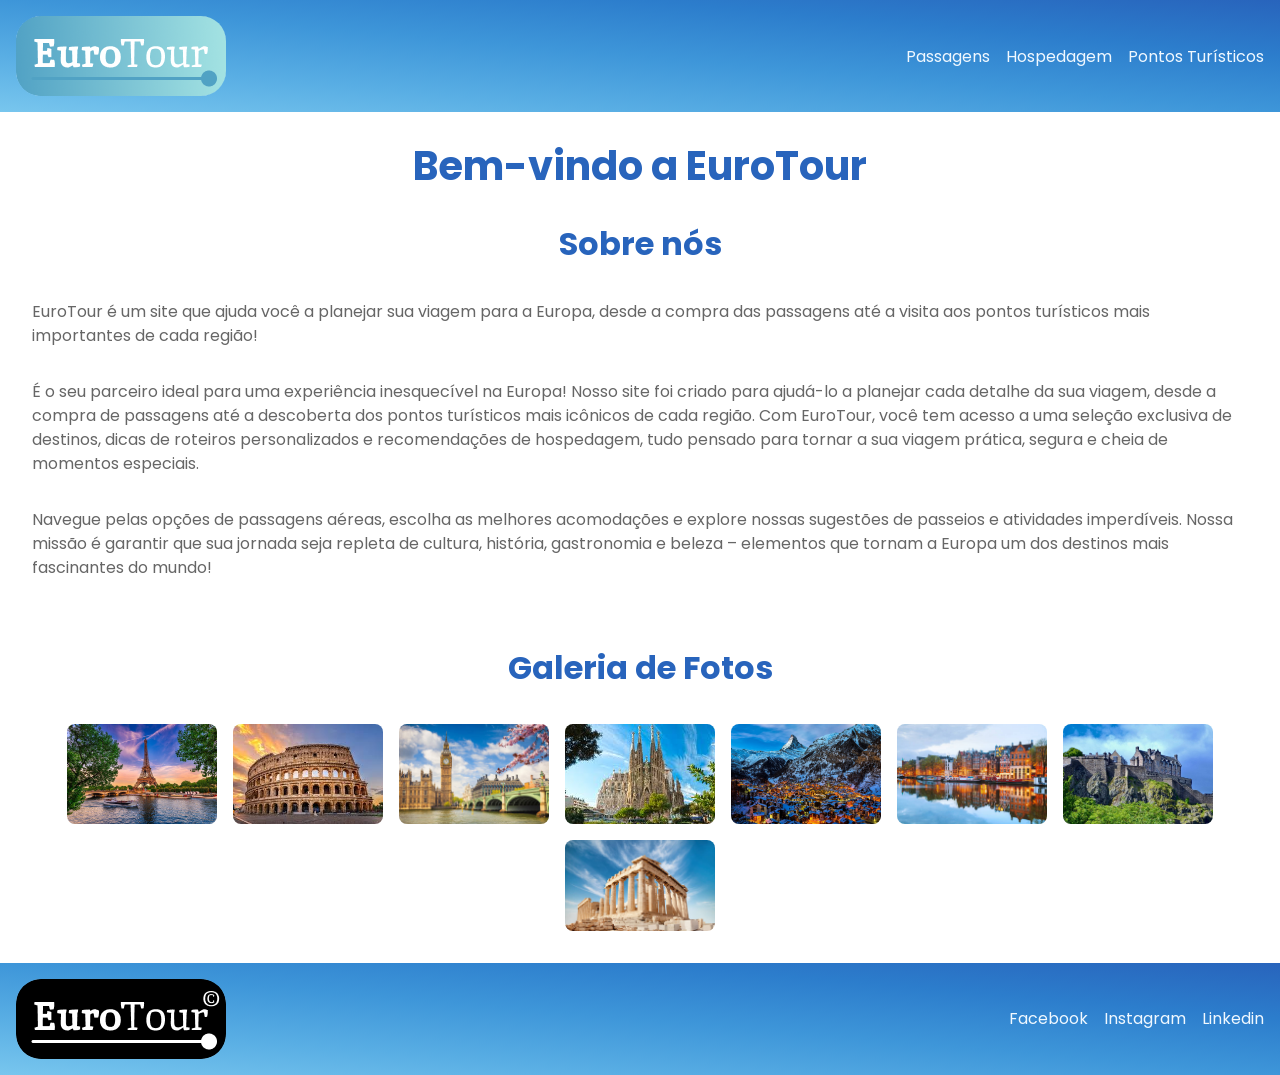
<file: euro-tour/index.html>
<!DOCTYPE html>
<html lang="pt-BR">

<head>
  <meta charset="UTF-8">
  <meta http-equiv="X-UA-Compatible" content="IE=edge">
  <meta name="viewport" content="width=device-width, initial-scale=1.0">
  <link rel="stylesheet" href="style.css">
  <title>EuroTour</title>
</head>

<body>
  <header>
    <img src="./img/eurotour-logo-cor.png"  alt="logo-colorida">
    <nav>
      <ul>
        <li> <a href="passagem.html">Passagens</li></a>
        <li> <a href="hospedagem.html">Hospedagem</li></a>
        <li> <a href="pontosTuristicos.html">Pontos Turísticos</li></a>
      </ul>
    </nav>
  </header>

  <main>
    <h1>Bem-vindo a EuroTour</h1>
    <section class="sobre">
      <h2>Sobre nós</h2>
      <p>EuroTour é um site que ajuda você a planejar sua viagem para a Europa, desde a compra das passagens até a
        visita aos pontos turísticos mais importantes de cada região!</p>
      <p>É o seu parceiro ideal para uma experiência inesquecível na Europa! Nosso site foi criado para
        ajudá-lo a planejar cada detalhe da sua viagem, desde a compra de passagens até a descoberta dos pontos
        turísticos mais icônicos de cada região. Com EuroTour, você tem acesso a uma seleção exclusiva de destinos,
        dicas de roteiros personalizados e recomendações de hospedagem, tudo pensado para tornar a sua viagem prática,
        segura e cheia de momentos especiais. </p>
      <p> Navegue pelas opções de passagens aéreas, escolha as melhores acomodações e explore nossas sugestões de
        passeios e atividades imperdíveis. Nossa missão é garantir que sua jornada seja repleta de cultura, história,
        gastronomia e beleza – elementos que tornam a Europa um dos destinos mais fascinantes do mundo!</p>
    </section>

    <section id="galeria">
      <h2>Galeria de Fotos</h2>
      <div class="galeria-imagens">
        <img src="./img/paris.jpg" alt="Imagem de Paris">
        <img src="./img/roma.jpg" alt="Imagem de Roma">
        <img src="./img/londres.jpg" alt="Imagem de Londres">
        <img src="./img/barcelona.jpg" alt="Imagem de Barcelona">
        <img src="./img/suica.jpg" alt="Imagem de Suiça">
        <img src="./img/amsterdam.jpg" alt="Imagem de Amsterdã">
        <img src="./img/escocia.jpg" alt="Imagem de Escócia">
        <img src="./img/grecia.jpg" alt="Imagem de Grecia">
      </div>
    </section>


  </main>


  <footer>
    <img src="img/eurotour-logo-pb.png" alt="logo-pb">
    <ul>
      <li>Facebook</li>
      <li>Instagram</li>
      <li>Linkedin</li>
    </ul>
  </footer>
</body>

</html>
</file>
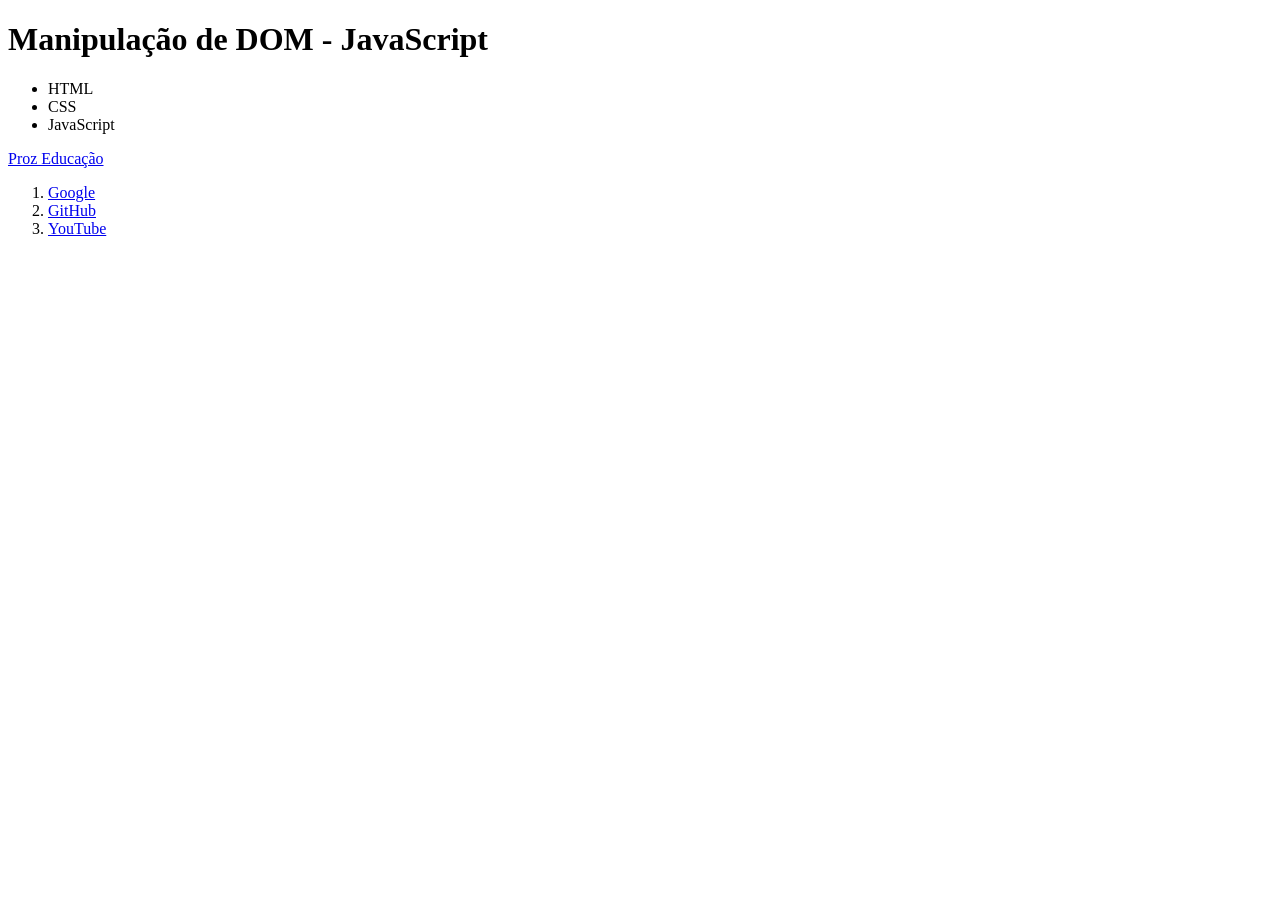
<file: manipulando-dom/index.html>
<!DOCTYPE html>
<html lang="pt-br">
<head>
    <meta charset="UTF-8">
    <meta name="viewport" content="width=device-width, initial-scale=1.0">
    <script src="./script.js" defer></script>
    <title>JavaScript I</title>
</head>
<body>
    <h1 id="titulo"></h1>
    <ul></ul>
    <a href="https://prozeducacao.com.br"></a>
    <ol id="lista-ordenada"></ol>
</body>
</html>
</file>
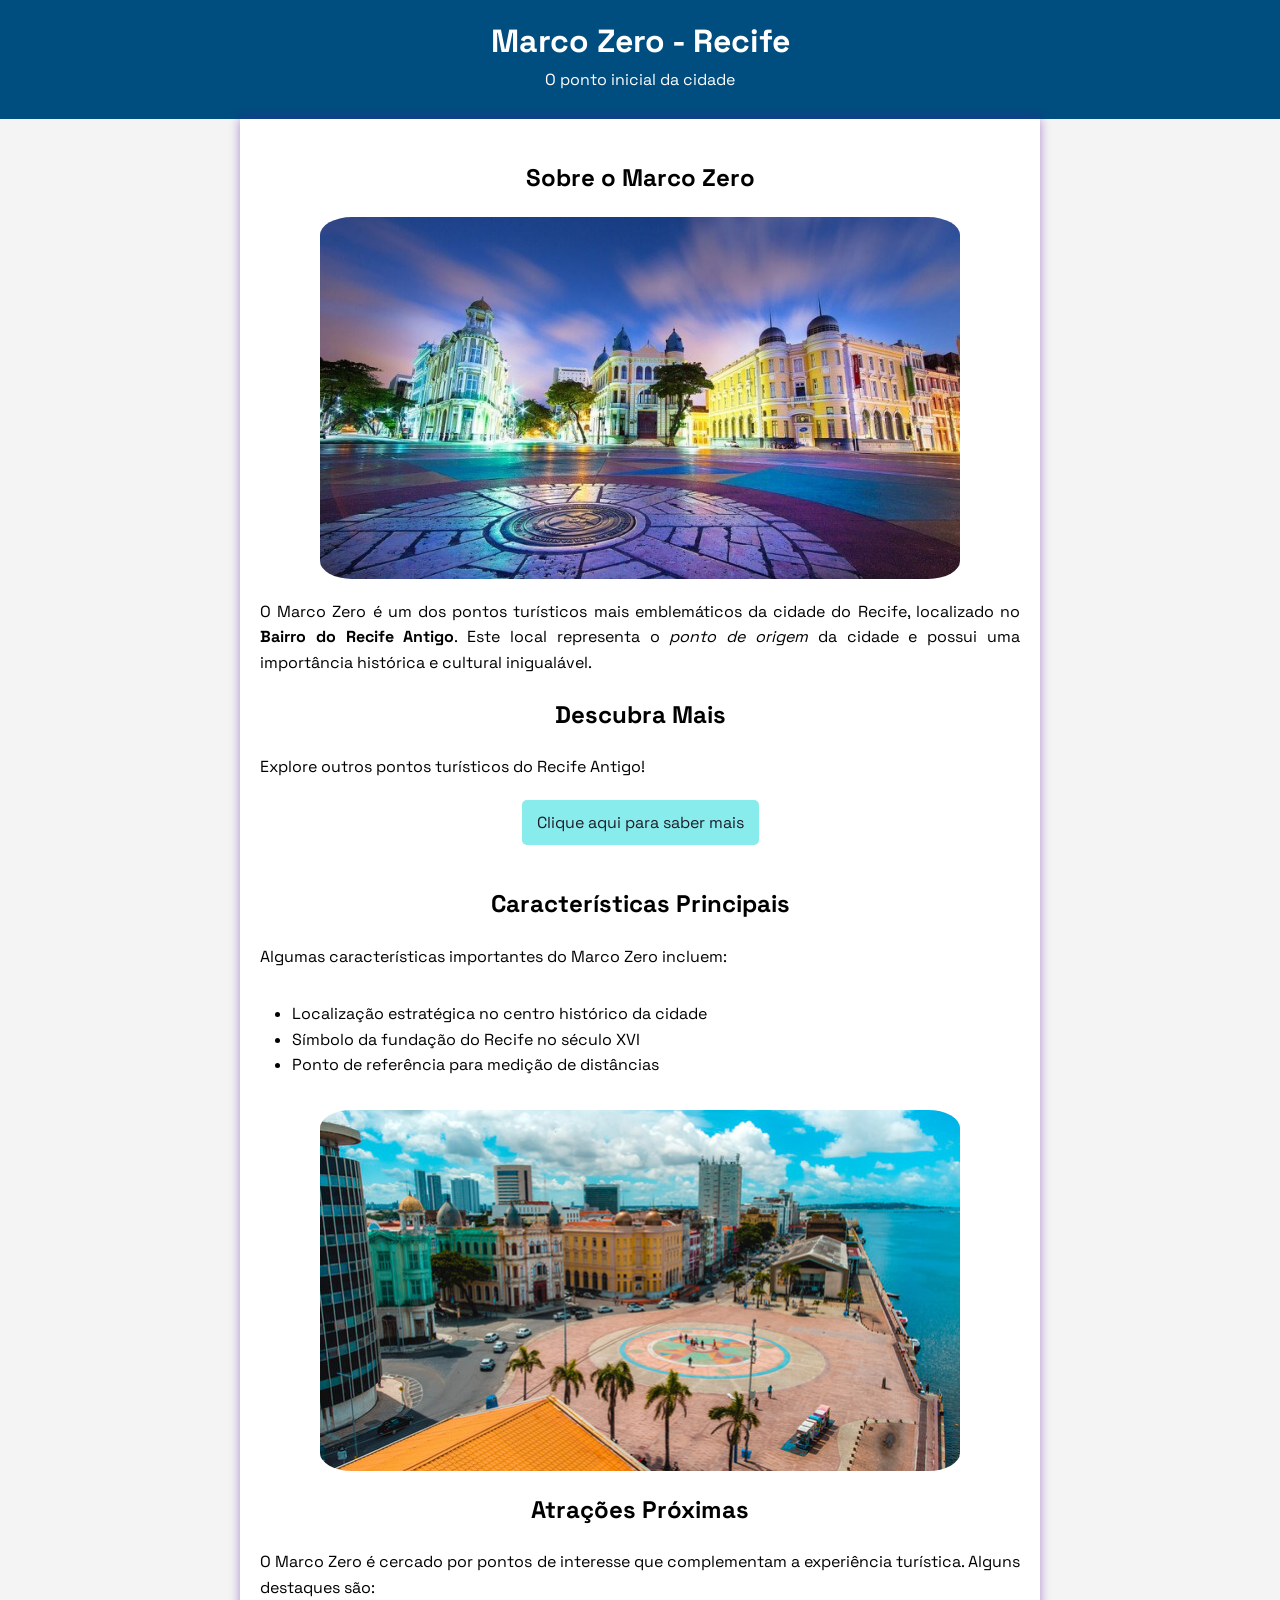
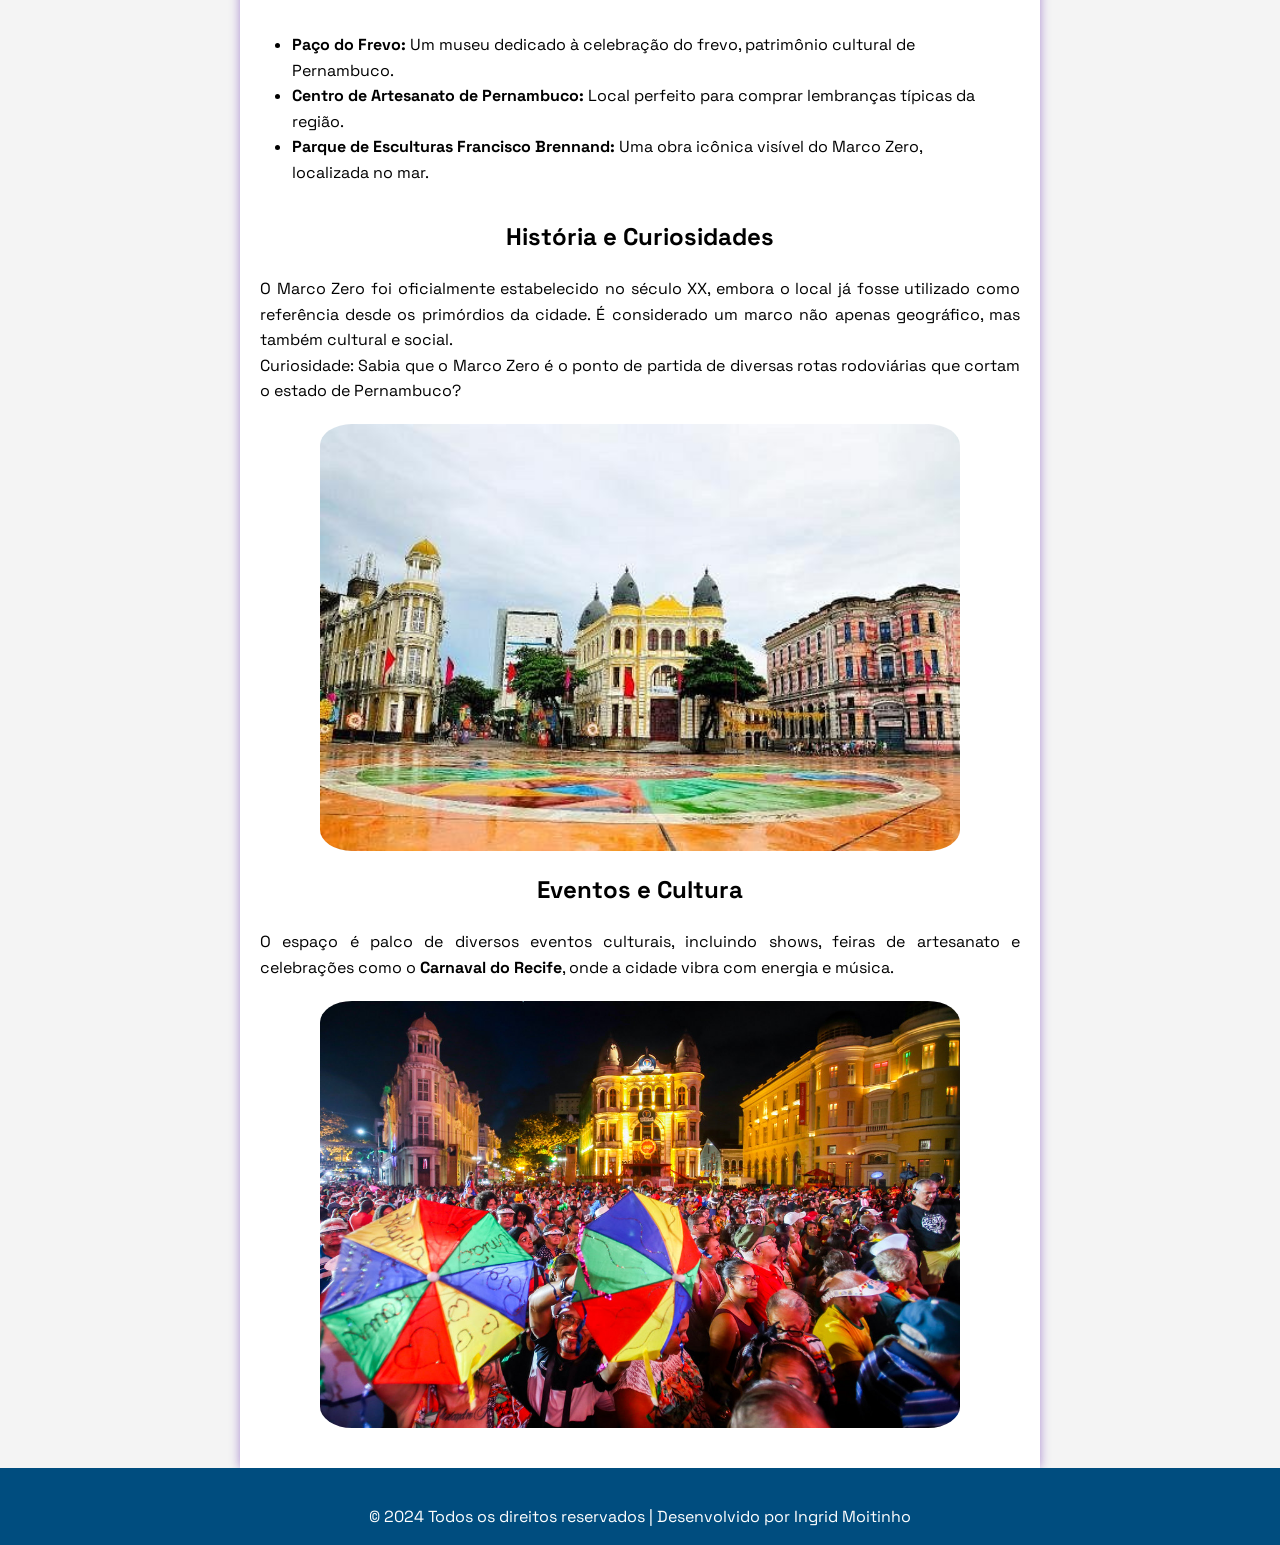
<file: marco-zero-recife/index.html>
<!DOCTYPE html>
<html lang="pt-BR">

<head>
    <meta charset="UTF-8">
    <meta name="viewport" content="width=device-width, initial-scale=1.0">
    <link rel="preconnect" href="https://fonts.googleapis.com">
    <link rel="preconnect" href="https://fonts.gstatic.com" crossorigin>
    <link href="https://fonts.googleapis.com/css2?family=Space+Grotesk:wght@300..700&display=swap" rel="stylesheet">
    <link rel="stylesheet" href="style.css">
    <title>Marco Zero - O Coração do Recife</title>
</head>

<body>
    <header>
        <h1>Marco Zero - Recife</h1>
        <p class="subtitle">O ponto inicial da cidade</p>
    </header>

    <main>
        <article>
            <h2>Sobre o Marco Zero</h2>
            <img src="./assets/marcozero.jpeg" alt="Marco Zero de Recife" />
            <p>O Marco Zero é um dos pontos turísticos mais emblemáticos da cidade do Recife, localizado no
                <strong>Bairro do Recife Antigo</strong>. Este local representa o <em>ponto de origem</em> da cidade e
                possui uma importância histórica e cultural inigualável.
            </p>

            <h3>Descubra Mais</h3>
            <p>Explore outros pontos turísticos do Recife Antigo!</p>
            <div><a href="pontos-turisticos.html" class="link">Clique aqui para saber mais</a></div>

            <h3>Características Principais</h3>
            <p>Algumas características importantes do Marco Zero incluem:</p>
            <ul>
                <li>Localização estratégica no centro histórico da cidade</li>
                <li>Símbolo da fundação do Recife no século XVI</li>
                <li>Ponto de referência para medição de distâncias</li>
            </ul>

            <img src="./assets/marcozero2.jpg" alt="Vista do Marco Zero" />

            <h3>Atrações Próximas</h3>
            <p>O Marco Zero é cercado por pontos de interesse que complementam a experiência turística. Alguns destaques
                são:</p>
            <ul>
                <li><strong>Paço do Frevo:</strong> Um museu dedicado à celebração do frevo, patrimônio cultural de
                    Pernambuco.</li>
                <li><strong>Centro de Artesanato de Pernambuco:</strong> Local perfeito para comprar lembranças típicas
                    da região.</li>
                <li><strong>Parque de Esculturas Francisco Brennand:</strong> Uma obra icônica visível do Marco Zero,
                    localizada no mar.</li>
            </ul>

            <h3>História e Curiosidades</h3>
            <p>O Marco Zero foi oficialmente estabelecido no século XX, embora o local já fosse utilizado como
                referência desde os primórdios da cidade. É considerado um marco não apenas geográfico, mas também
                cultural e social.</p>
            <p>Curiosidade: Sabia que o Marco Zero é o ponto de partida de diversas rotas rodoviárias que cortam o
                estado de Pernambuco?</p>

            <img src="./assets/marcozero3.jpg" alt="Arredores do Marco Zero" />

            <h3>Eventos e Cultura</h3>
            <p>O espaço é palco de diversos eventos culturais, incluindo shows, feiras de artesanato e celebrações como
                o <strong>Carnaval do Recife</strong>, onde a cidade vibra com energia e música.</p>
            <img src="./assets/carnaval.jpg" alt="Carnaval de Recife" />

        </article>
    </main>

    <footer>
        <p>© 2024 Todos os direitos reservados | Desenvolvido por Ingrid Moitinho</p>
    </footer>
</body>

</html>
</file>
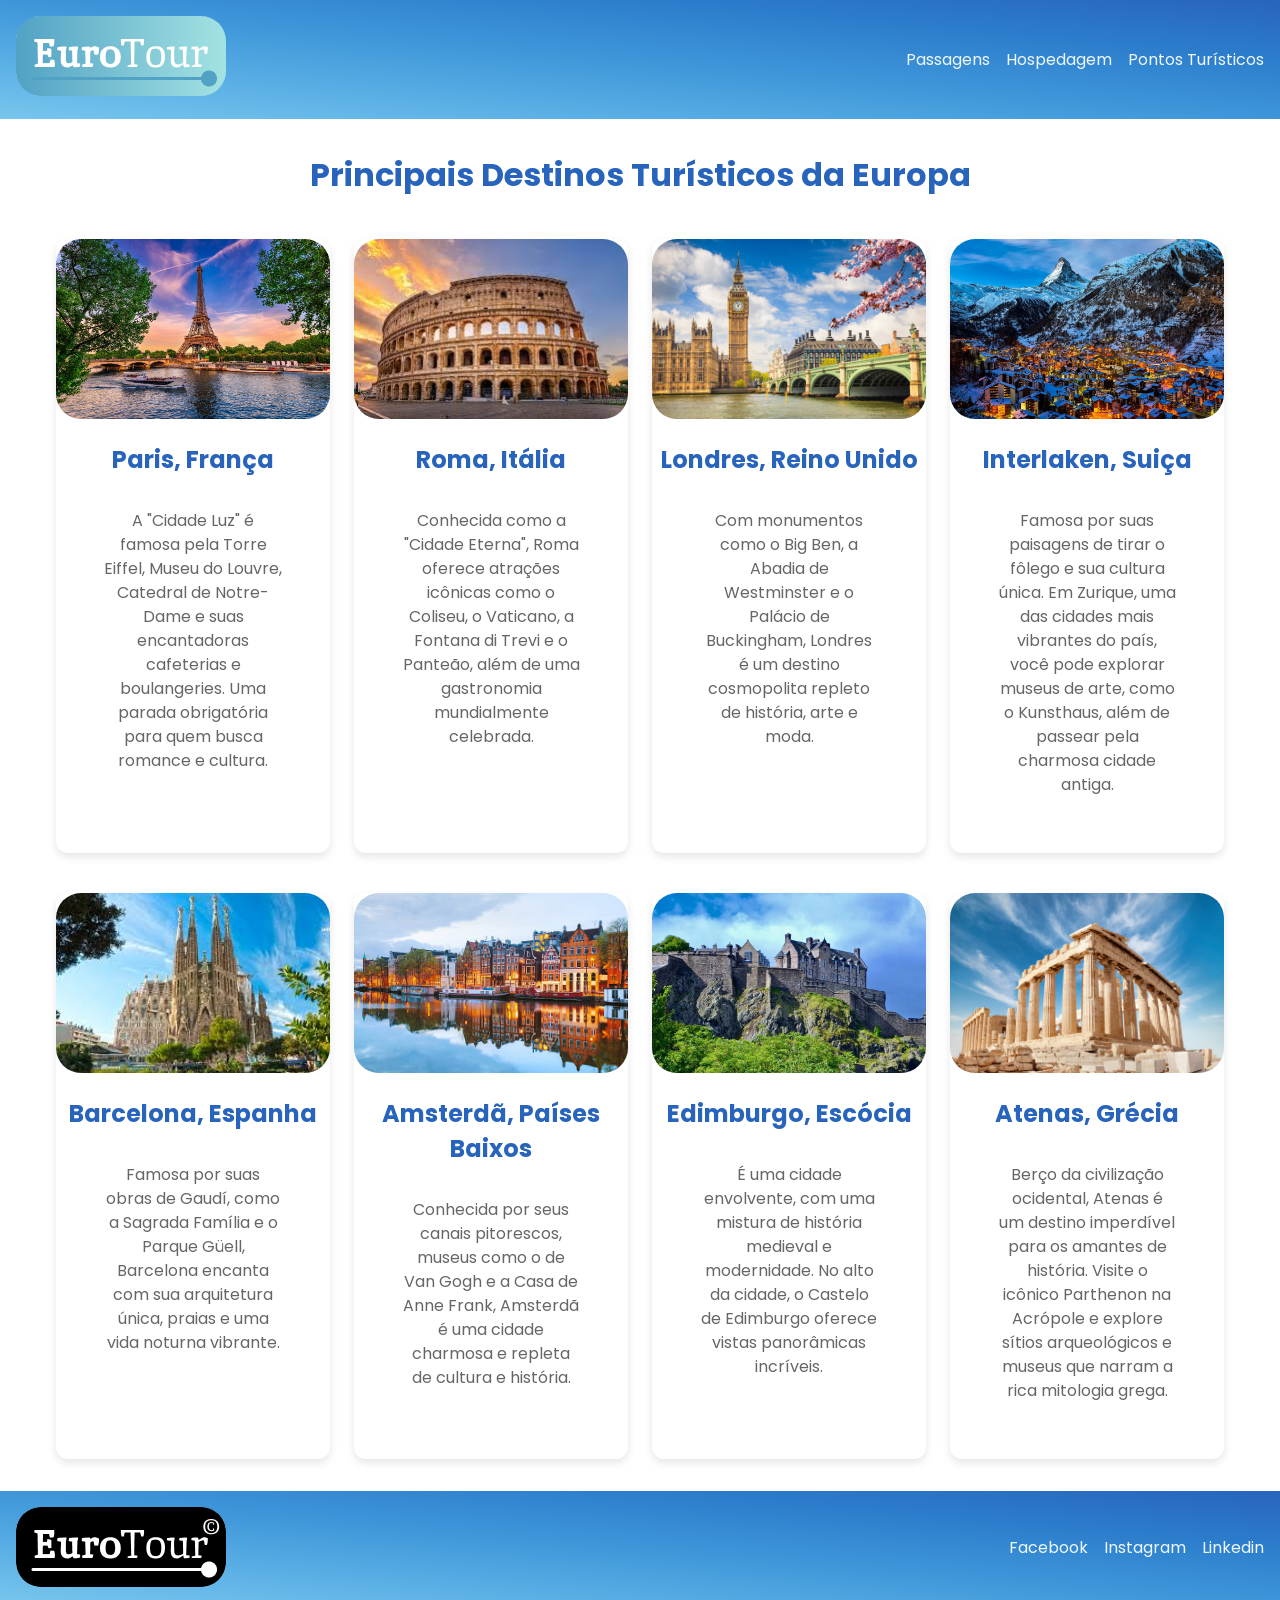
<file: euro-tour/pontosTuristicos.html>
<!DOCTYPE html>
<html lang="pt-br">
<head>
    <meta charset="UTF-8">
    <meta name="viewport" content="width=device-width, initial-scale=1.0">
    <link rel="stylesheet" href="style.css">
    <title>Document</title>
</head>
<body>
    <header>
        <a href="index.html">  <img src="./img/eurotour-logo-cor.png" alt="logo-colorida">
        <nav>
          <ul>
            <li> <a href="passagem.html">Passagens</li></a>
            <li> <a href="hospedagem.html">Hospedagem</li></a>
            <li> <a href="pontosTuristicos.html">Pontos Turísticos</li></a>
          </ul>
        </nav>
      </header>
    
    <main>
    <section id="destinos">
        <h2>Principais Destinos Turísticos da Europa</h2>
        <div class="destinos-grid">
          <div class="destino-card">
            <img src="./img/paris.jpg" alt="Imagem da Torre Eiffel em Paris">
            <h3>Paris, França</h3>
            <p>A "Cidade Luz" é famosa pela Torre Eiffel, Museu do Louvre, Catedral de Notre-Dame e suas encantadoras
              cafeterias e boulangeries. Uma parada obrigatória para quem busca romance e cultura.</p>
          </div>
  
          <div class="destino-card">
            <img src="./img/roma.jpg" alt="Imagem do Coliseu em Roma">
            <h3>Roma, Itália</h3>
            <p>Conhecida como a "Cidade Eterna", Roma oferece atrações icônicas como o Coliseu, o Vaticano, a Fontana di
              Trevi e o Panteão, além de uma gastronomia mundialmente celebrada.</p>
          </div>
  
          <div class="destino-card">
            <img src="./img/londres.jpg" alt="Imagem do Big Ben em Londres">
            <h3>Londres, Reino Unido</h3>
            <p>Com monumentos como o Big Ben, a Abadia de Westminster e o Palácio de Buckingham, Londres é um destino
              cosmopolita repleto de história, arte e moda.</p>
          </div>
  
          <div class="destino-card">
            <img src="./img/suica.jpg" alt="Imagem dos Alpes Suíços">
            <h3>Interlaken, Suiça</h3>
            <p>Famosa por suas paisagens de tirar o fôlego e sua cultura única. Em Zurique, uma das cidades mais vibrantes
              do país,
              você pode explorar museus de arte, como o Kunsthaus, além de passear pela charmosa cidade antiga.</p>
          </div>
  
          <div class="destino-card">
            <img src="./img/barcelona.jpg" alt="Imagem da Sagrada Família em Barcelona">
            <h3>Barcelona, Espanha</h3>
            <p>Famosa por suas obras de Gaudí, como a Sagrada Família e o Parque Güell, Barcelona encanta com sua
              arquitetura única, praias e uma vida noturna vibrante.</p>
          </div>
  
          <div class="destino-card">
            <img src="./img/amsterdam.jpg" alt="Imagem de Amsterdã">
            <h3>Amsterdã, Países Baixos</h3>
            <p>Conhecida por seus canais pitorescos, museus como o de Van Gogh e a Casa de Anne Frank, Amsterdã é uma
              cidade charmosa e repleta de cultura e história.</p>
          </div>
  
          <div class="destino-card">
            <img src="./img/escocia.jpg" alt="Imagem do Castelo de Edimburgo">
            <h3>Edimburgo, Escócia</h3>
            <p>É uma cidade envolvente, com uma mistura de história medieval e modernidade. No alto da cidade,
              o Castelo de Edimburgo oferece vistas panorâmicas incríveis.</p>
          </div>
  
          <div class="destino-card">
            <img src="./img/grecia.jpg" alt="Imagem do Acrópole de Atenas">
            <h3>Atenas, Grécia</h3>
            <p>Berço da civilização ocidental, Atenas é um destino imperdível para os amantes de história.
              Visite o icônico Parthenon na Acrópole e explore sítios arqueológicos e museus que narram a rica mitologia
              grega.</p>
          </div>
        </div>
      </section>

   
    </main>
    <footer>
        <img src="img/eurotour-logo-pb.png" alt="logo-pb">
        <ul>
          <li>Facebook</li>
          <li>Instagram</li>
          <li>Linkedin</li>
        </ul>
      </footer>
</body>
</html>
</file>
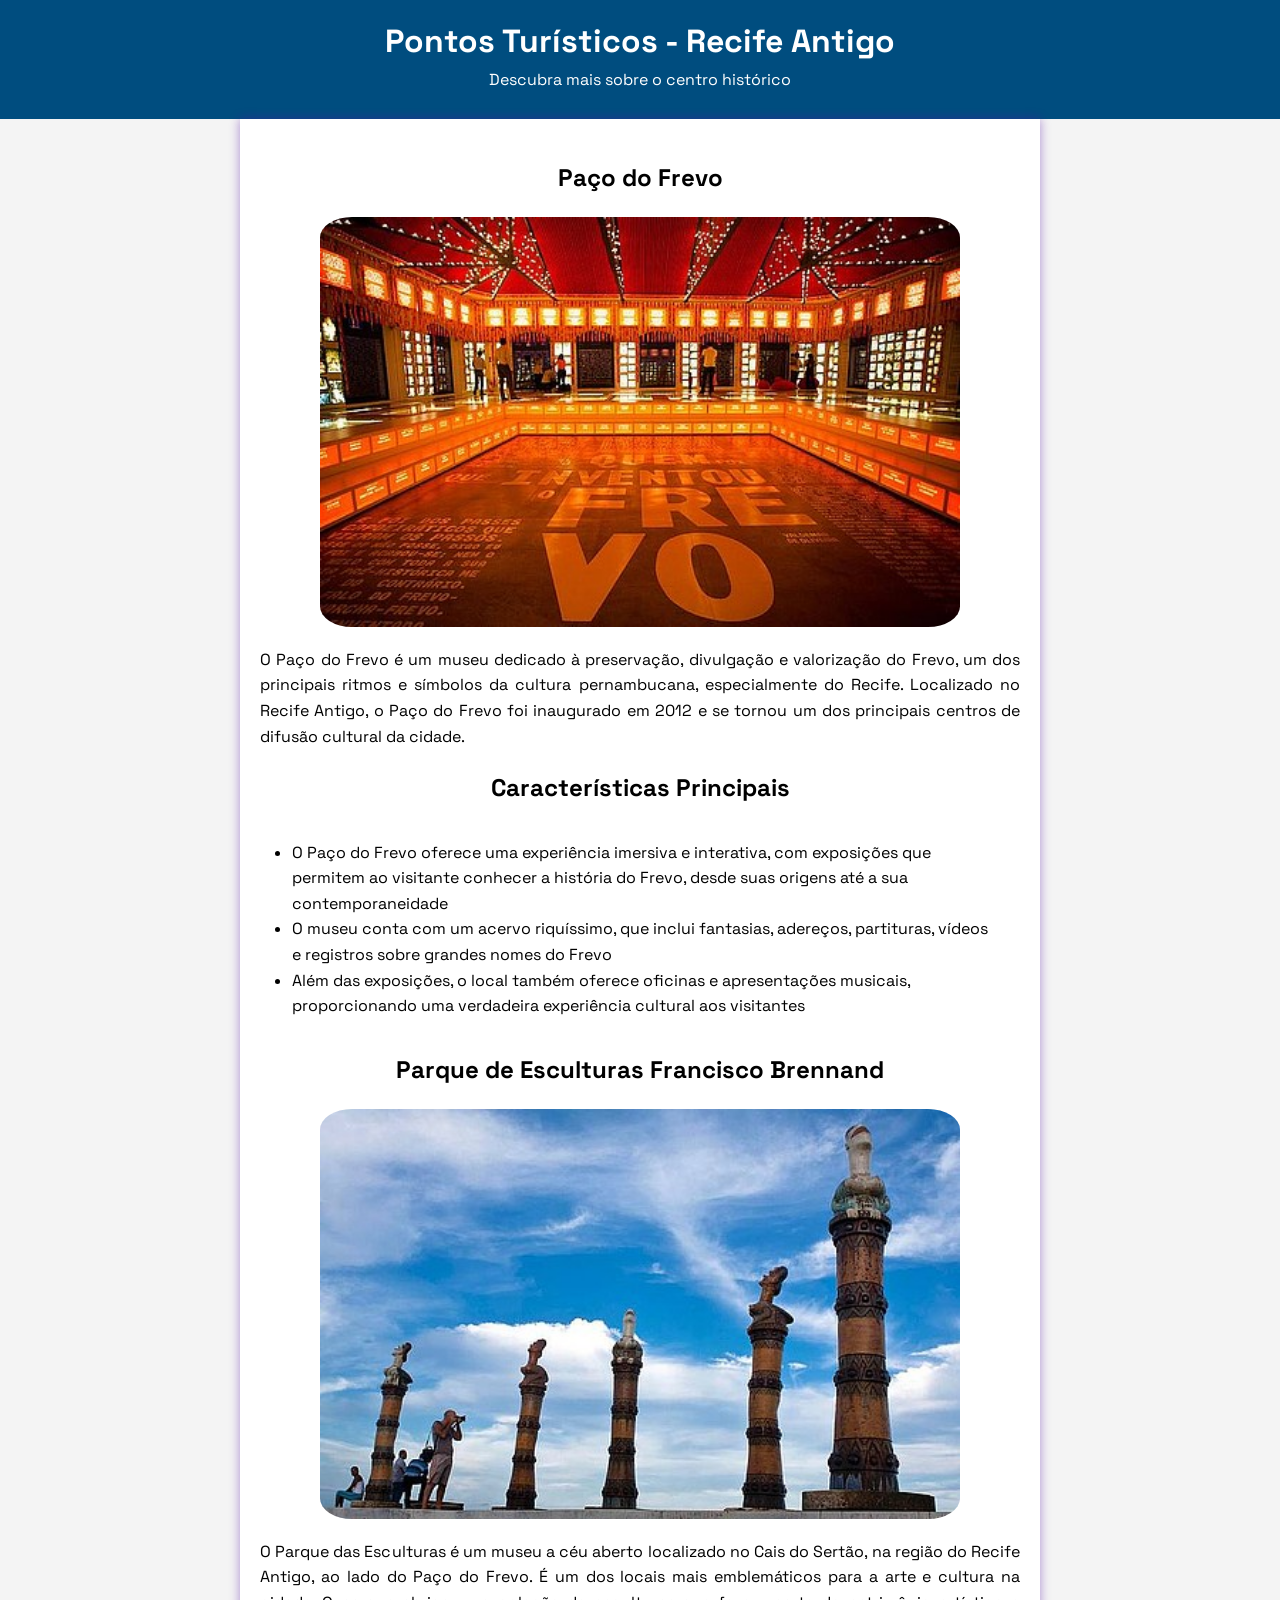
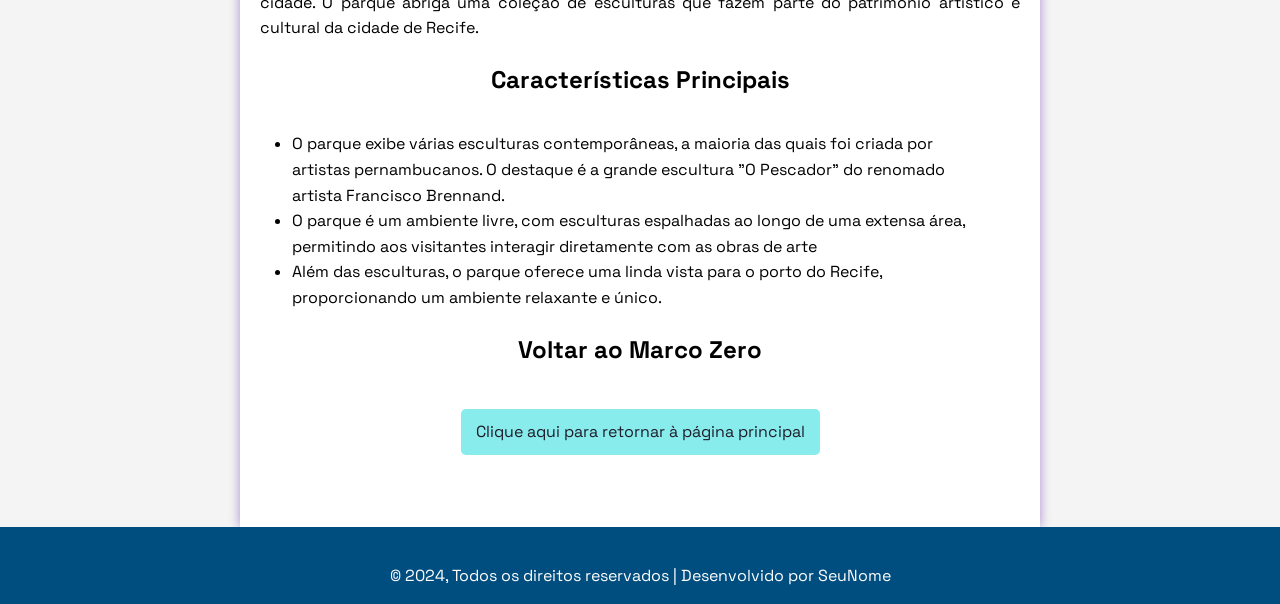
<file: marco-zero-recife/pontos-turisticos.html>
<!DOCTYPE html>
<html lang="pt-br">

<head>
    <meta charset="UTF-8">
    <meta name="viewport" content="width=device-width, initial-scale=1.0">
    <link rel="preconnect" href="https://fonts.googleapis.com">
    <link rel="preconnect" href="https://fonts.gstatic.com" crossorigin>
    <link href="https://fonts.googleapis.com/css2?family=Space+Grotesk:wght@300..700&display=swap" rel="stylesheet">
    <link rel="stylesheet" href="style.css">
    <title>Pontos Turísticos - Recife Antigo</title>
</head>

<body>
    <header>
        <h1>Pontos Turísticos - Recife Antigo</h1>
        <p class="subtitle">Descubra mais sobre o centro histórico</p>
    </header>

    <main>
        <article>
            <h2>Paço do Frevo</h2>
            <img src="./assets/frevo.jpg" alt="Paço do Frevo">
            <p>O Paço do Frevo é um museu dedicado à preservação, divulgação e valorização do Frevo, um dos principais
                ritmos e símbolos da cultura pernambucana, especialmente do Recife. Localizado no Recife Antigo, o Paço
                do Frevo foi inaugurado em 2012 e se tornou um dos principais centros de difusão cultural da cidade.</p>
            <h3>Características Principais</h3>

            <ul>
                <li>O Paço do Frevo oferece uma experiência imersiva e interativa, com exposições que
                    permitem ao visitante conhecer a história do Frevo, desde suas origens até a sua contemporaneidade
                </li>
                <li>O museu conta com um acervo riquíssimo, que inclui fantasias, adereços, partituras, vídeos e
                    registros sobre grandes nomes do Frevo</li>
                <li>Além das exposições, o local também oferece oficinas e apresentações musicais, proporcionando uma
                    verdadeira experiência cultural aos visitantes</li>
            </ul>


            <h2>Parque de Esculturas Francisco Brennand</h2>
            <img src="./assets/parque.jpg" alt="Parque de Esculturas Francisco Brennand">
            <p>O Parque das Esculturas é um museu a céu aberto localizado no Cais do Sertão, na região do Recife Antigo,
                ao lado do Paço do Frevo. É um dos locais mais emblemáticos para a arte e cultura na cidade. O parque
                abriga uma coleção de esculturas que fazem parte do patrimônio artístico e cultural da cidade de Recife.
            </p>
            <h3>Características Principais</h3>
            <ul>
                <li>O parque exibe várias esculturas contemporâneas, a maioria das quais foi criada por artistas
                    pernambucanos. O destaque é a grande escultura "O Pescador" do renomado artista Francisco Brennand.
                </li>
                <li>O parque é um ambiente livre, com esculturas espalhadas ao longo de uma extensa área, permitindo aos
                    visitantes interagir diretamente com as obras de arte</li>
                <li> Além das esculturas, o parque oferece uma linda vista para o porto do Recife, proporcionando um
                    ambiente relaxante e único.</li>
                    
                <h3>Voltar ao Marco Zero</h3>
                <div><a href="index.html" class="link">Clique aqui para retornar à página principal</a></div>
        </article>
    </main>

    <footer>
        <p>© 2024, Todos os direitos reservados | Desenvolvido por SeuNome</p>
    </footer>
</body>

</html>
</file>
<file: euro-tour/style.css>
@import url("https://fonts.googleapis.com/css2?family=Poppins:ital,wght@0,100;0,200;0,300;0,400;0,500;0,600;0,700;0,800;0,900;1,100;1,200;1,300;1,400;1,500;1,600;1,700;1,800;1,900&display=swap");

* {
    margin: 0;
    padding: 0;
    box-sizing: border-box;
}

body {
    font-family: "Poppins", sans-serif;
}

header,
footer {
    width: 100%;
    display: flex;
    justify-content: space-between;
    align-items: center;
    padding: 1rem;
    background-image: linear-gradient(to right top, #78c6ee, #59aee4, #3e96d9, #2c7dcc, #2864bc);
}

ul {
    display: flex;
    list-style: none;
    gap: 1rem;
}

a,
li {
    color: aliceblue;
    text-decoration: none;
}

img {
    border-radius: 25px;
}

main {
    display: flex;
    flex-direction: column;
    justify-content: center;
    align-items: center;
}

h1 {
    font-size: 2.5rem;
    color: #2864bc;
    margin: 1.5rem;
}

.sobre {
    margin-bottom: 2rem;
}

h2 {
    font-size: 2rem;
    color: #2864bc;
    margin-bottom: 1.5rem;
    text-align: center;
}

p {
    font-size: 1rem;
    color: #666;
    text-align: start;
    line-height: 1.5;
    margin-left: 2em;
    margin-right: 1em;
    margin: 2rem;
}

/* Estilo da Seção de Destinos */
#destinos {
    width: 100%;
    max-width: 1200px;
    text-align: center;
    margin-top: 2rem;
}

.destinos-grid {
    display: grid;
    grid-template-columns: repeat(auto-fit, minmax(250px, 1fr));
    gap: 1.5rem;
    width: 100%;
    padding: 1rem;
}

.destino-card {
    background-color: #ffffff;
    border-radius: 12px;
    box-shadow: 0 4px 8px rgba(0, 0, 0, 0.1);
    margin-bottom: 1rem;
    overflow: hidden;
    transition: transform 0.3s ease;
}

.destino-card:hover {
    transform: translateY(-5px);
}

.destino-card img {
    width: 100%;
    height: 180px;
    object-fit: cover;
}

.destino-card h3 {
    font-size: 1.5rem;
    color: #2864bc;
    margin: 1rem 0 0.5rem;
}

.destino-card p {
    padding: 0 1rem 1.5rem;
    font-size: 1rem;
    color: #666;
    text-align: center;
}

/* Estilo da Galeria de Fotos */
.galeria-imagens {
    display: flex;
    gap: 1rem;
    flex-wrap: wrap;
    justify-content: center;
    margin-top: 2rem;
    margin-bottom: 2rem;
}

.galeria-imagens img {
    width: 150px;
    height: auto;
    border-radius: 8px;
    transition: transform 0.3s ease;
    object-fit: cover;
}

.galeria-imagens img:hover {
    transform: scale(2.1);
}
</file>
<file: marco-zero-recife/style.css>
* {
    box-sizing: border-box;
    padding: 0;
    margin: 0;
}

body {
    font-family: 'Space Grotesk', sans-serif;
    line-height: 1.6;
    margin: 0;
    padding: 0;
    background-color: #f4f4f4;
}

header,
footer {
    background-color: #004d7f;
    color: white;
    text-align: center;
    padding: 1rem;
}

main {
    max-width: 800px;
    margin: 0 auto;
    padding: 20px;
    background-color: white;
    box-shadow: 0 0 10px rgba(82, 18, 165, 0.459);
}

h2,
h3 {
    font-size: 1.5rem;
    margin-bottom: 20px;
    text-align: center;
    margin-top: 20px;
}

p {
    text-align: justify;
}

.subtitle {
    font-size: 1rem;
    margin-bottom: 10px;
    text-align: center;
}

ul {
    margin: 2rem;
}

img {

    width: 40rem;
    height: auto;
    display: block;
    margin: 20px auto;
    border-radius: 5%;
}

div {
    display: flex;
    justify-content: center;
    align-items: center;  
}

.link {
    display: inline-block;
    margin: 20px 0;
    padding: 10px 15px;
    background-color: #88ecec;
    color: #1e1c2a;
    text-decoration: none;
    border-radius: 5px;    
}

.link:hover {
    background-color: #3ce2e2;
    color: #fff;
}

footer p {
    margin-top: 20px;
    text-align: center;
}
</file>
